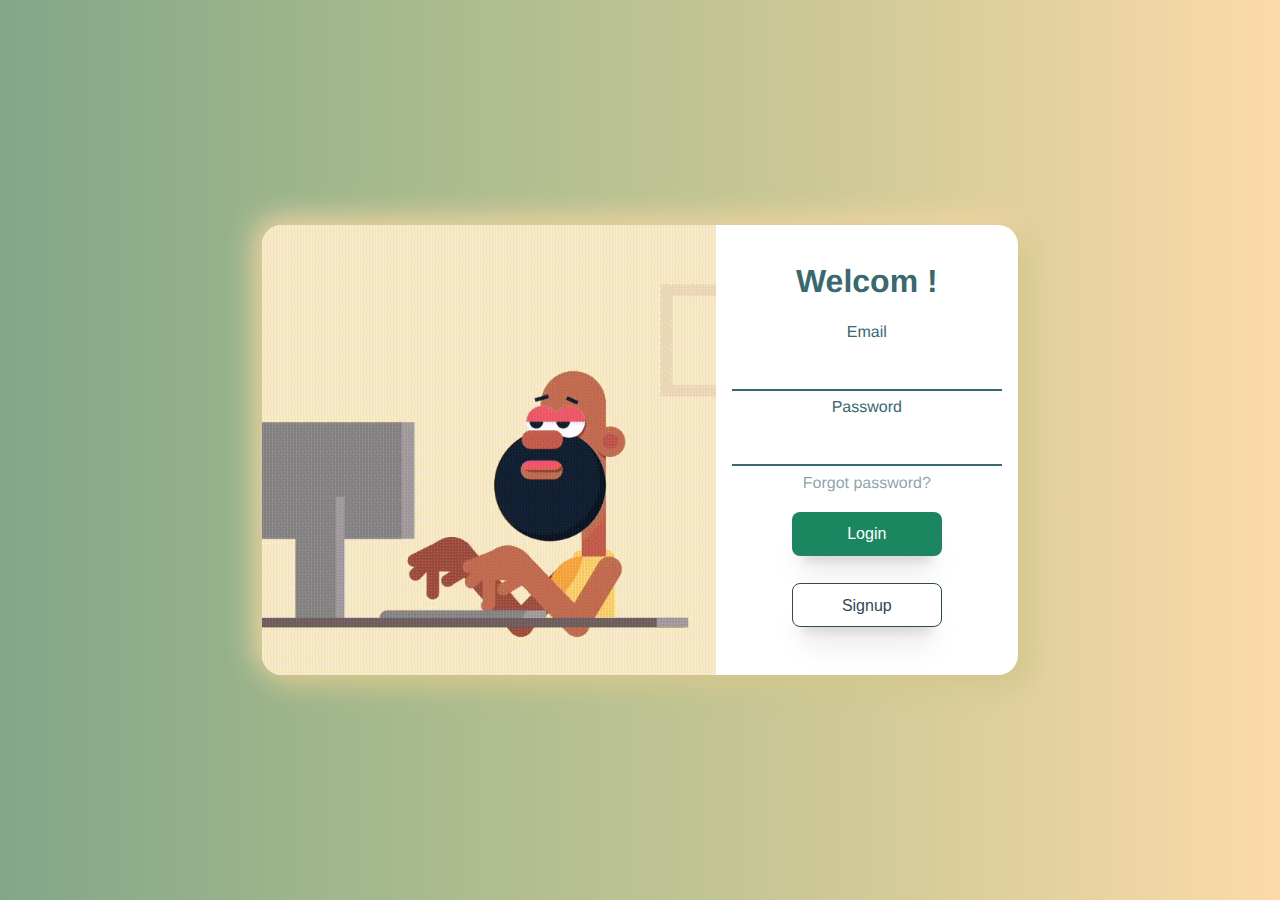
<file: index.html>
<!DOCTYPE html>
<html lang="en" dir="ltr">
    <head>
        <meta charset="UTF-8">
        <meta name="viewport" content="width=device-width, initial-scale=1">
        <meta name="author" content="Shiyu Li">
        <meta name="description" content="EyesBook">
        <meta name="keywords" content="HTML, CSS, SEO, web, web development">
        <title>eyesbook</title>

        <!-- GOOGLE FONTS -->
        <link rel="preconnect" href="https://fonts.googleapis.com">
        <link rel="preconnect" href="https://fonts.gstatic.com" crossorigin>
        <link href="https://fonts.googleapis.com/css2?family=Exo:wght@400;800&family=Quicksand:wght@400;700&display=swap" rel="stylesheet">
        <link href="https://fonts.googleapis.com/css2?family=Rubik:wght@500&display=swap" rel="stylesheet">

        <!-- FONT AWESOME -->
        <link rel="stylesheet" href="https://cdnjs.cloudflare.com/ajax/libs/font-awesome/6.2.1/css/all.min.css" 
        integrity="sha512-MV7K8+y+gLIBoVD59lQIYicR65iaqukzvf/nwasF0nqhPay5w/9lJmVM2hMDcnK1OnMGCdVK+iQrJ7lzPJQd1w==" 
        crossorigin="anonymous" referrerpolicy="no-referrer" />

        <!--CSS, Favicon, Script-->
        <link rel="stylesheet" href="./src/style/index.css" media="all">
        <link rel="shortcut icon" href="./src/img/icon.png" type="image/x-icon">
        <script src="./src/script/index.js" defer></script>
    </head>

    <body>
        <main>
            <div class="container">
                <div class="login-page">
                    <div class="login-image">
                        
                    </div>
                    <div class="login-form">
                        <h2>Welcom !</h2>
                        <div class="title">Email</div>
                        <input type="text" class="email" required>
                        <div class="title">Password</div>
                        <input type="password" class="password" required>
                        <p class="password-reset"><a href="#">Forgot password?</a></p>

                        <input type="button" id="login" name="Login" value="Login">
                        <input type="button" id="signup" name="Signup" value="Signup">
                        <div class="message"></div>
                    </div>
                </div>
            </div>
        </main>
        <script>
            let vh = window.innerHeight * 0.01;
            document.documentElement.style.setProperty('--vh', `${vh}px`);
      
            window.addEventListener('resize', () => {
                vh = window.innerHeight * 0.01;
                document.documentElement.style.setProperty('--vh', `${vh}px`);
            });
        </script>
    </body>
    
</html>
</file>
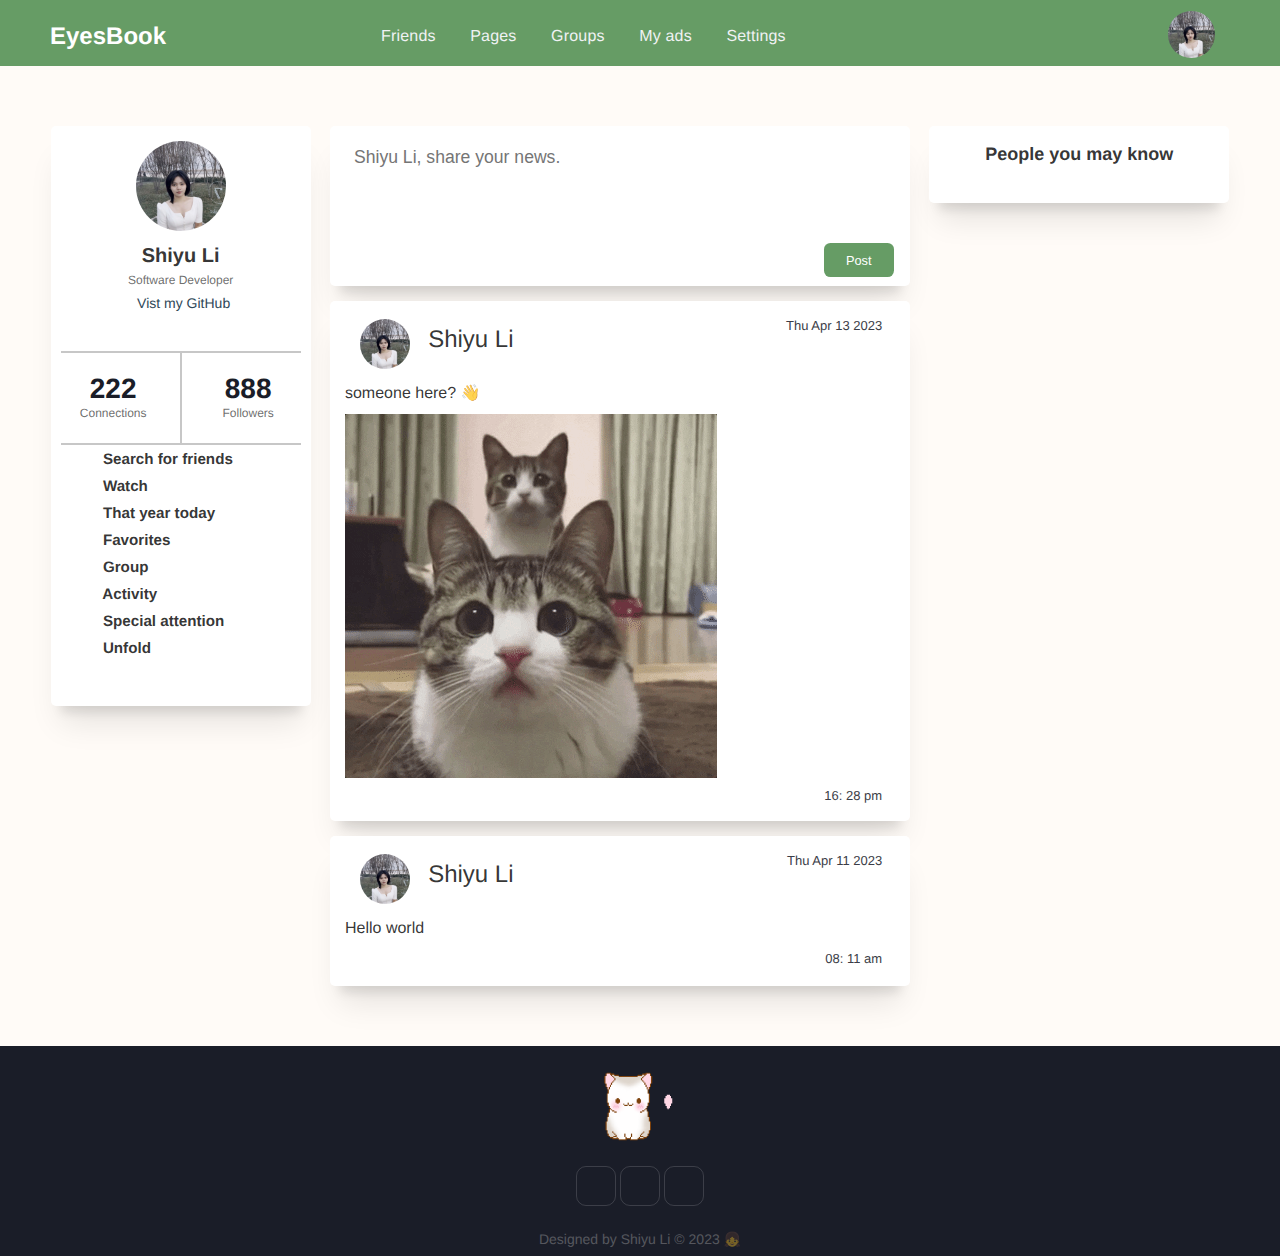
<file: home.html>
<!DOCTYPE html>
<html lang="en" dir="ltr">
    <head>
        <meta charset="UTF-8">
        <meta name="viewport" content="width=device-width, initial-scale=1">
        <meta name="author" content="Shiyu Li">
        <meta name="description" content="EyesBook">
        <meta name="keywords" content="HTML, CSS, SEO, web, web development">
        <title>eyesbook</title>

        <!-- GOOGLE FONTS -->
        <link rel="preconnect" href="https://fonts.googleapis.com">
        <link rel="preconnect" href="https://fonts.gstatic.com" crossorigin>
        <link href="https://fonts.googleapis.com/css2?family=Exo:wght@400;800&family=Quicksand:wght@400;700&display=swap" rel="stylesheet">
        <link href="https://fonts.googleapis.com/css2?family=Rubik:wght@500&display=swap" rel="stylesheet">

        <!-- FONT AWESOME -->
        <link rel="stylesheet" href="https://cdnjs.cloudflare.com/ajax/libs/font-awesome/6.2.1/css/all.min.css" 
        integrity="sha512-MV7K8+y+gLIBoVD59lQIYicR65iaqukzvf/nwasF0nqhPay5w/9lJmVM2hMDcnK1OnMGCdVK+iQrJ7lzPJQd1w==" 
        crossorigin="anonymous" referrerpolicy="no-referrer" />

        <!--CSS, Favicon, Script-->
        <link rel="stylesheet" href="./src/style/home.css" media="all">
        <link rel="shortcut icon" href="./src/img/icon.png" type="image/x-icon">
        <script src="./src/script/home.js" defer></script>
    </head>

    <body>
        <main>
            <header>
                <div class="container flexbox">
                    <div class="title">EyesBook</div>
                    <nav>
                        <ul>
                            <li><a href="#">Friends</a></li>
                            <li><a href="#">Pages</a></li>
                            <li><a href="#">Groups</a></li>
                            <li><a href="#">My ads</a></li>
                            <li><a href="#">Settings</a></li>
                        </ul>
                    </nav>
                    
                    <div class="profile">
                        <img src="./src/img/self.jpg">
                    </div>
                </div>
            </header>

            <section>
                <div class="container">
                    <div class="columns">
                        <section class="profile-info">
                            <div class="profile-image">
                                <img src="./src/img/self.jpg">
                                <div><i class="fa-solid fa-pen-to-square"></i></div>
                            </div>

                            <div class="profession">
                                <p>Shiyu Li</p>
                                <P>Software Developer</P>
                                <p><i class="fa-brands fa-github"> </i><a href="https://github.com/ShiyuLi05">Vist my GitHub</a></p>
                            </div>
                            <div class="divider"></div>

                            <div class="analytics">
                                <div class="connections">
                                    <span>222</span>
                                    <p>Connections</p>
                                </div>

                                <div class="divider"></div>

                                <div class="followers">
                                    <span>888</span>
                                    <p>Followers</p>
                                </div>
                            </div>
                            <div class="divider"></div>

                            <div class="icons">
                                <ul>
                                    <li><div><i class="fa-solid fa-user-group"></i></div> Search for friends</li>
                                    <li><div><i class="fa-solid fa-tv"></i></div> Watch</li>
                                    <li><div><i class="fa-solid fa-clock-rotate-left"></i></div> That year today</li>
                                    <li><div><i class="fa-solid fa-bookmark"></i></div> Favorites</li>
                                    <li><div><i class="fa-solid fa-users-line"></i></div> Group</li>
                                    <li><div><i class="fa-solid fa-calendar-days"></i></div> Activity</li>
                                    <li><div><i class="fa-solid fa-star"></i></div> Special attention</li>
                                    <li><div><i class="fa-solid fa-circle-chevron-down"></i></div> Unfold</li>
                                </ul>
                            </div>
                        </section>

                        <section class="posts">
                            <section>
                                <form>
                                    <textarea placeholder="Shiyu Li, share your news."></textarea>
                                    <div class="readfile">
                                        <div style="display: flex;">
                                            <label for="file-read" class="icon"><i class="fa-solid fa-image fa-lg" style="color: #bdbdbf;"></i></label>
                                            <input type="file" id="file-read" accept="image/*">
                                            <div class="message"></div>
                                        </div>
                                        <button type="button" class="post-btn">Post</button>
                                    </div>
                                </form>
                                
                                <div class="fb"></div>
                            </section>

                            <div class="fakeT">
                                <div class='content-header'>
                                    <div class="profile">
                                        <img src="./src/img/self.jpg">
                                    </div>
                                    <h2>Shiyu Li</h2>
                                    <p>Thu Apr 13 2023</p>
                                </div>
                                <div class="content">
                                    <p>someone here? &#128075</p>
                                    <img src="./src/img/giphy.gif">
                                    <h4>16: 28 pm</h4>
                                </div>
                            </div>
                            <div class="fakeT2">
                                <div class='content-header'>
                                    <div class="profile">
                                        <img src="./src/img/self.jpg">
                                    </div>
                                    <h2>Shiyu Li</h2>
                                    <p>Thu Apr 11 2023</p>
                                </div>
                                <div class="content">
                                    <p>Hello world</p>
                                    <h4>08: 11 am</h4>
                                </div>
                            </div>
                        </section>

                        <section class="friends">
                            <p>People you may know</p>

                            <div class="other-users"></div>
                        </section>
                    </div>
                </div>
            </section>

            <div class="logout">
                <a href=#><i class="fa-solid fa-right-from-bracket"></i> Logout</a>
            </div>

            <footer>
                <div class="container footer">
                    <div class="footerImg">
                        <img src="./src/img/R.gif" alt="">
                    </div>
                    <div class="social-icons">
                        <ul>
                            <li><a href= #><i class="fa-brands fa-facebook"></i></a></li>
                            <li><a href= #><i class="fa-brands fa-instagram"></i></a></li>
                            <li><a href= #><i class="fa-brands fa-twitter"></i></a></li>
                        </ul>   
                        <p class="copyright">Designed by Shiyu Li &copy; 2023 &#128103</p>
                    </div>
                </div>
            </footer>
        </main>
    </body>
</html>
</file>
<file: src/style/index.css>
@import url(./reset.css);

html {
    scroll-behavior: smooth;
    transition: all 0.25s ease-in-out;
}
body {
    background-image: linear-gradient(to left, 
        #fcdaaa, #f0d6a4, #e4d19f, #d8cd9a, 
        #ccc896, #c1c493, #b7c091, #adbc8f, 
        #a2b78d, #97b28b, #8cac89, #82a788
    );
    height:100vh;
    overflow: hidden;
}
main {
    display: grid;
    place-items: center;
    text-align: center;
    height: 100vh;
    height: calc(var(--vh, 1vh) * 100);
}
.container {
    width: min(100% - 30px, 1080px);
    margin-inline: auto;
}

/* -------------------------------- */
/*              Loginpage           */
/* -------------------------------- */
.login-page {
    display: grid;
    grid-template-columns: 0.6fr 0.4fr;
    width: 70%;
    height: 50vh;
    margin-inline: auto;
    background-color: #fff;
    border: none;
    border-radius: 20px;
    box-shadow:  10px 10px 30px #cec58a,
                -5px -5px 30px #fcdaaa;
}
.login-image {
    background-image: url(../img/typing.gif);
    border: none;
    background-size: cover;
    background-position: center;
    border-radius: 20px 0 0 20px;
}

/* -------------------------------- */
/*              Form                */
/* -------------------------------- */

.login-form {
    display: grid;
    grid-template-rows: 19% 6% 12% 6% 12% 5% 18% 18% 4%;
    border: none;
    align-items: center;
    padding: 1rem;
    color: #3a6870;
}
.login-form h2 {
    justify-content: center;
    font-size: 2rem;
    font-weight: 600;
    text-align: center;
}
/*
.login-form .note {
    margin-top: 8px;
    margin-left: 30px;
    border: none;
    padding: 0px 5px;
    width: 280px;
    font-size: 15px;
    font-weight: 400;
    text-align: left;
    color: rgb(0, 0, 0, 0.5);
}
*/
input[type=text], input[type=password] {
    width: 100%;
    height: 80%;
    display: inline-block;
    border-bottom: solid 2px #3a6870;
}
input[type=text]:focus, input[type=password]:focus {
    border-bottom: solid 2px #FCDAAA;
}
.password-reset {
    margin-top: 5px;
}
.password-reset a {
    font-size: 1rem;
    color: rgba(58, 104, 112, 0.6);
    text-decoration: none;
}
.message {
    height: 0;
}

/* -------------------------------- */
/*            Buttons               */
/* -------------------------------- */

input[type=button] {
    justify-self: center;
    color: #fff;
    font-size: 1rem;
    background-color:#1C8660;
    border: none;
    width: 150px;
    height: 44px;
    line-height: 44px;
    margin: 20px 0;
    cursor: pointer;
    border-radius: 8px;
    text-align: center;
    box-shadow: rgba(0, 0, 0, 0.1) 0px 26px 30px -10px, rgba(0, 0, 0, 0.1) 0px 16px 10px -10px;
    transition: all 0.25s ease-in-out;
}
.button {
    text-align: center;
}
input[type="button"]:hover {
    background-color: #2F4858;
}
#login {
    margin-top: 30px;
}
#signup {
    background-color: #fff;
    color: #2F4858;
    border: 1px solid #2F4858;
}
#signup:hover {
    background-color: #9BAEBC;
    color: #fff;
}

/* -------------------------------- */
/*           Error Message          */
/* -------------------------------- */

.message {
    color: #c12020; 
    font-weight: 400;
    font-size: 14px;
    border: none;
    height: 25px;
    padding: 0 3px;
    visibility: hidden; 
    opacity: 0;
}

.message.is-visible {
    visibility: visible;
    opacity: 1;
}
</file>
<file: src/style/home.css>
@import url(./reset.css);

html {
    scroll-behavior: smooth;
    transition: all 0.25s ease-in-out;
}

body {
    background-color: rgba(255, 248, 240, 0.5);
    height: 100vh;
    color: rgba(0, 0, 0, 0.8);;
}

.container {
    width: min(100% - 15px, 1180px);
    margin-inline: auto;
}

section {
    margin-top: 30px;
    width: 100%;
    height: 100%;
}

.columns {
    border: none;
    width: 100%;
    height: 100%;
    display: flex;
    flex-direction: row;
    flex-wrap: wrap;
    gap: 18px;
}

/* -------------------------------- */
/* Header                           */
/* -------------------------------- */

header {
    position: relative;
    font-weight: bold;
    width: 100%;
    height: 66px;
    overflow: hidden;
    background-color:#669C65;
    border: none;
    padding: 8px 0px;
}
header a {
    text-decoration: none;
    font-size: 1rem;
    font-weight: 400;
    color: #f0f2f4;
    letter-spacing: 0.2px;
    cursor: pointer;
    transition: all 0.25s ease-in-out;
}
header a:hover {
    color: #2F4858;
}
.title {
    color: #fff;
    font-size: 1.5rem;
    font-weight: 600;
    letter-spacing: 0;
    cursor: default;
    width: 30%;
    line-height: 58px;;
}
nav {
    width: 70%;
    text-align: center;
    height: 58px;
    max-width: 1200px;
    margin: 0 auto;
    display: flex;
    align-items: center;
    justify-content: space-between;
    list-style: none;
}
.flexbox {
    display: flex;
}
nav ul li {
    display: inline;
    line-height: 56px;
    cursor: default;
}
nav ul li + li {
    margin-left: 30px;
}
.profile {
    width: 50px;
    height: 50px;
    border: none;
    text-align: right;
    margin: 3px 15px;
    border-radius: 50%;
    cursor: pointer;
}
.profile img {
    max-width: 100%;
    max-height: 100%;
    border-radius: 50%;
}

/* -------------------------------- */
/* Profile Info                     */
/* -------------------------------- */

.profile-info {
    position: relative;
    width: 260px;
    border: none;
    padding: 15px 10px;
    height: 580px;
    border-radius: 5px;
    background-color: #fff;
    margin-inline: auto;
    box-shadow: rgba(0, 0, 0, 0.1) 0px 26px 30px -10px, rgba(0, 0, 0, 0.1) 0px 16px 10px -10px;
}
.profile-image img{
    width: 90px;
    height: 90px;
    border-radius: 50%;
    margin: 0px auto;
}
.profession {
    height: 110px;
    margin-top: 10px;
    border: none;
    text-align: center;
}
.profession p {
    font-size: 20px;
    font-weight: 600;
}
.profession p + p, .analytics p {
    color: rgb(73, 73, 73, 0.8);
    font-size: 12px;
    font-weight: 400;
}
.profession i {
    margin-top: 10px;
    margin-left: auto;
    margin-right: 0;
    border-radius: 50%;
    padding: 3px;
    font-size: 18px;
    width: 30px;
    height: 30px;
    color: #2F4858;
    cursor: pointer;
    transition: all 0.25s ease-in-out;
}
.profession i:hover {
    color: #BCC292;
}
.profession a {
    text-decoration: none;
    font-size: 14px;
    color: #2F4858;
}
.divider {
    width: 100%;
    height: 2px;
    background-color: rgb(71, 71, 71, 0.3);
    margin-top: 0px;
}
.analytics {
    border: none;
    height: 90px;
    display: flex;
    flex-direction: row;
    justify-content: space-between;
}
.analytics .divider {
    height: 100%;
    width: 2px;
}
.connections, .followers {
    width: 105px;
    height: 90px;
    padding: 15px 10px;
    text-align: center;
    border: none;
    background-color: #fff;
}
.analytics span {
    text-align: center;
    font-size: 28px;
    font-weight: 600;
    color: #1a1d28;
}
.analytics P {
    line-height: 6px;
}
/* -------------------------------- */
/* Icons design                     */
/* -------------------------------- */
.fa-pen-to-square {
    position: absolute;
    top:2%;
    right: 5%;
    color: rgb(0, 0, 0, 0.4);
}
.icons .fa-solid {
    margin-right: 5px;
    margin-bottom: 10px;
    margin-left: 8px;
    font-size: 18px;
}
.icons li {
    font-weight: bolder;
    font-size: 0.95rem;
}
.icons div {
    display: inline-block;
    margin: auto;
    width: 38px;
}
.fa-user-group {
    margin-top: 10px;
    color: #1b86f5;
}
.fa-tv {
    color: #3cc3c4;
}
.fa-clock-rotate-left {
    color: #23adf9;
}
.fa-bookmark {
    color: #a136c6;
}
.fa-users-line {
    color: #1b86f5;
}
.fa-calendar-days {
    color: #ea3352;
}
.fa-star {
    color: #f6c038;
}
.fa-circle-chevron-down {
    color: #e4e6eb;
    background-color: #000;
    border-radius: 50%;
}

/* ---------------------------------------------------- */
/*     Form                                             */
/* ---------------------------------------------------- */
.posts section {
    margin-top: 0;
}
form {
    background-color: #fff;
    padding: 0.8rem 1rem;
    padding-bottom: 0;
    flex-direction: column;
    display: grid;
    width: 580px;
    border-radius: 5px;
    box-shadow: rgba(0, 0, 0, 0.1) 0px 26px 30px -10px, rgba(0, 0, 0, 0.1) 0px 16px 10px -10px;
}

textarea {
    background-color: #fff;
    width: 100%;
    height: 6rem;
    padding: 0.5rem;
    font-size: 1.1rem;
    color: #2F4858;
    text-align: left;
    resize: none;
	caret-color: #2F4858;
}
.icon {
    display: flex;
    width: 100%;
    height: 48px;
    line-height: 100%;
    align-items: center;
}
input {
    padding: 0.5rem;
    font-size: 1rem;
    border-radius: 0.4rem;
}
.message {
    color: #bdbdbf;
    height: 3rem;
    line-height: 3rem;
    margin-left: 0.8rem;
    margin-bottom: 0.2rem;
}
/* ---------------------------------------------------- */
/*     Choose file and post button                      */
/* ---------------------------------------------------- */

input[type="file"] {
    display: none;
}
.readfile {
    justify-content: space-between;
    display: flex;
    align-items: center;
    width: 100%;
}
button{
    padding: 0.6rem 1.4rem;
    color: #fff;
    font-size: 0.8rem;
    background-color:#669C65;
    border: none;
    border-radius: 0.4rem;
    font-weight: 500;
}
button:hover {
    background-color: #2F4858;
}

/* ---------------------------------------------------- */
/*    post                                              */
/* ---------------------------------------------------- */

.content-header {
    display: flex;
}
.content-header img {
    height: 60px;
    width: 60px;
    border-radius: 50%;
    border: none;
    margin-right: 0.8rem;
}
.content-header h2 {
    font-weight: 400;
    line-height: 3rem;
    margin-left: 0.2rem;
}
.content-header p {
    display: inline;
    margin: auto;
    margin-right: 0.8rem;
    color: #3b3d47;
    font-weight: lighter;
    font-size: small;
    margin-top: 0;
}
.content {
    width: 100%;
    margin-top: 10px;
}
.content p {
    margin-bottom: 0.5rem;
}
.content h4 {
    margin-right: 0.8rem;
    color: #3b3d47;
    font-weight: lighter;
    font-size: small;
    margin-top: 0;
    text-align: end;
    margin-top: 0.5rem;
}
.post {
    background-color:#fff;
    width: 580px;
    padding:1rem;
    flex-direction: column;
    display: grid;
    margin-top: 1rem;
    border-radius: 5px;
    box-shadow: rgba(0, 0, 0, 0.1) 0px 26px 30px -10px, rgba(0, 0, 0, 0.1) 0px 16px 10px -10px;
}

/* -------------------------------- */
/* Post page                        */
/* -------------------------------- */

.posts {
    width: 580px;
    height: 100%;
    border: none;
    margin-inline: auto;
}
.fakeT, .fakeT2 {
    margin-top: 15px;
    border: none;
    height: 520px;
    padding: 15px 15px;
    background-color: #fff;
    border-radius: 5px;
    box-shadow: rgba(0, 0, 0, 0.1) 0px 26px 30px -10px, rgba(0, 0, 0, 0.1) 0px 16px 10px -10px;
}
.fakeT2 {
    height: 150px;
}

/* -------------------------------- */
/* Friends                          */
/* -------------------------------- */
.friends {
    width: 300px;
    height: 100%;
    border-radius: 5px;
    background-color: #fff;
    padding: 15px;
    text-align: center;
    margin-inline: auto;
    box-shadow: rgba(0, 0, 0, 0.1) 0px 26px 30px -10px, rgba(0, 0, 0, 0.1) 0px 16px 10px -10px;
}
.friends p {
    font-size: 18px;
    font-weight: 900;
    color: var(--app-dark-blue);
}
.other-users {
    margin-top: 20px;
    border: none;
}
.user {
    width: 100%;
    height: 80px;
    margin-top: 5px;
    border-bottom: 1px solid rgb(0, 0, 0, 0.2);
    padding: 10px;
    background-color: #fff;
    display: flex;
    flex-direction: row;
    cursor: pointer;
    transition: all 0.25s ease-in-out;
}
.image {
    width: 55px;
    height: 55px;
    border: none;
    text-align: right;
    border-radius: 50%;
}
.user img {
    max-width: 100%;
    max-height: 100%;
    border-radius: 50%;
}
.userinfo {
    border: none;
    width: 180px;
    height: 55px;
    padding: 4px 10px;
}
.user:hover {
    background-color: rgba(243, 241, 241, 0.8);
}
.userinfo p {
    text-align: left;
    color: var(--app-dark-blue);
    font-size: 16px;
    font-weight: 500;
}
.userinfo P + P {
    color: rgb(73, 73, 73, 0.8);
    font-size: 14px;
}

/* -------------------------------- */
/*            logout                */
/* -------------------------------- */

.logout {
    width: 150px;
    height: 46px;
    padding: 10px 20px;
    border: none;
    border-radius: 5px;
    background-color: #fff;
    position: fixed;
    top: 8.5%;
    right: 10%;
    visibility: hidden;
    opacity: 0; 
}
.logout.is-visible {
    visibility: visible;
    opacity: 1;
}
.logout i {
    padding: 6px 7px;
    border: none;
    font-size: 18px;
    width: 30px;
    height: 30px;
    color: #82A788;
}
.logout a {
    font-size: 18px;
    text-decoration: none;
    color: #82A788;
}
.logout a:hover {
    color: #3A6870;
}

/* -------------------------------- */
/*           Footer                 */
/* -------------------------------- */

footer {
    width: 100%;
    height: 210px;
    overflow: hidden;
    border: none;
    margin-top: 60px;
    padding: 10px;
    background-color: #1a1d28;
}

.footer {
    display: flex;
    flex-direction: column;
}
.footerImg {
    width: 100px;
    height: 100px;
    margin-inline: auto;
    border: none;
}

.social-icons {
    height: 100px;
    margin-inline: auto;
    padding: 10px;
    border: none;
}
  
.social-icons ul {
    list-style: none;
    text-align: center;
}
  
.social-icons ul li {
    display: inline-block;
    width: 40px;
    height: 40px;
    text-align: center;
    overflow: hidden;
}
  
.social-icons ul li a {
    display: inline-block;
    width: 40px;
    height: 40px;
    font-size: 28px;
    color: #fff;
    border: 1px solid rgb(255 255 255 / 0.15);
    border-radius: 10px;
}
    
.fa-brands:hover  {
    color: #3A6870;
    transition: background-color 0.25s ease-in-out;
}
  
p.copyright {
    font-size: 14px;
    color:  #adadad;
    opacity: 0.4;
    font-weight: 400; 
    text-align: center;
    margin-top: 15px;
}
</file>
